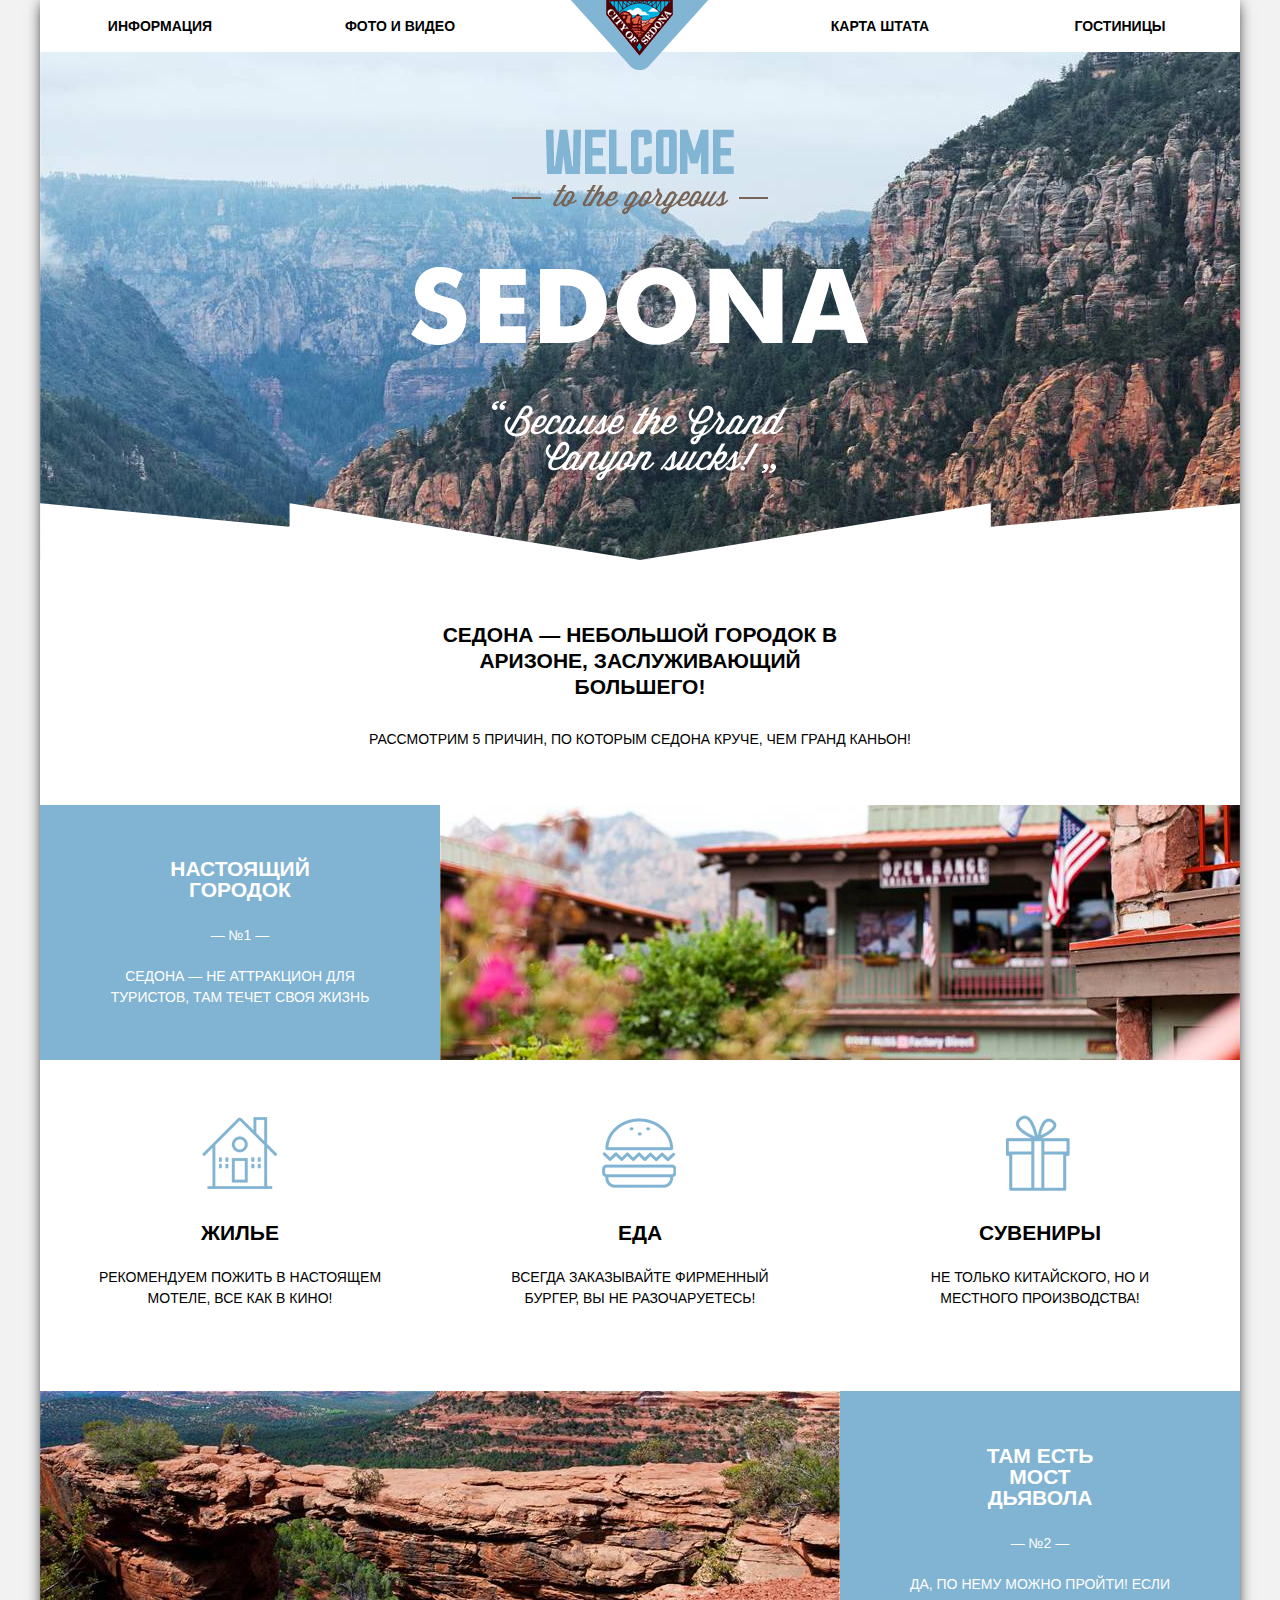
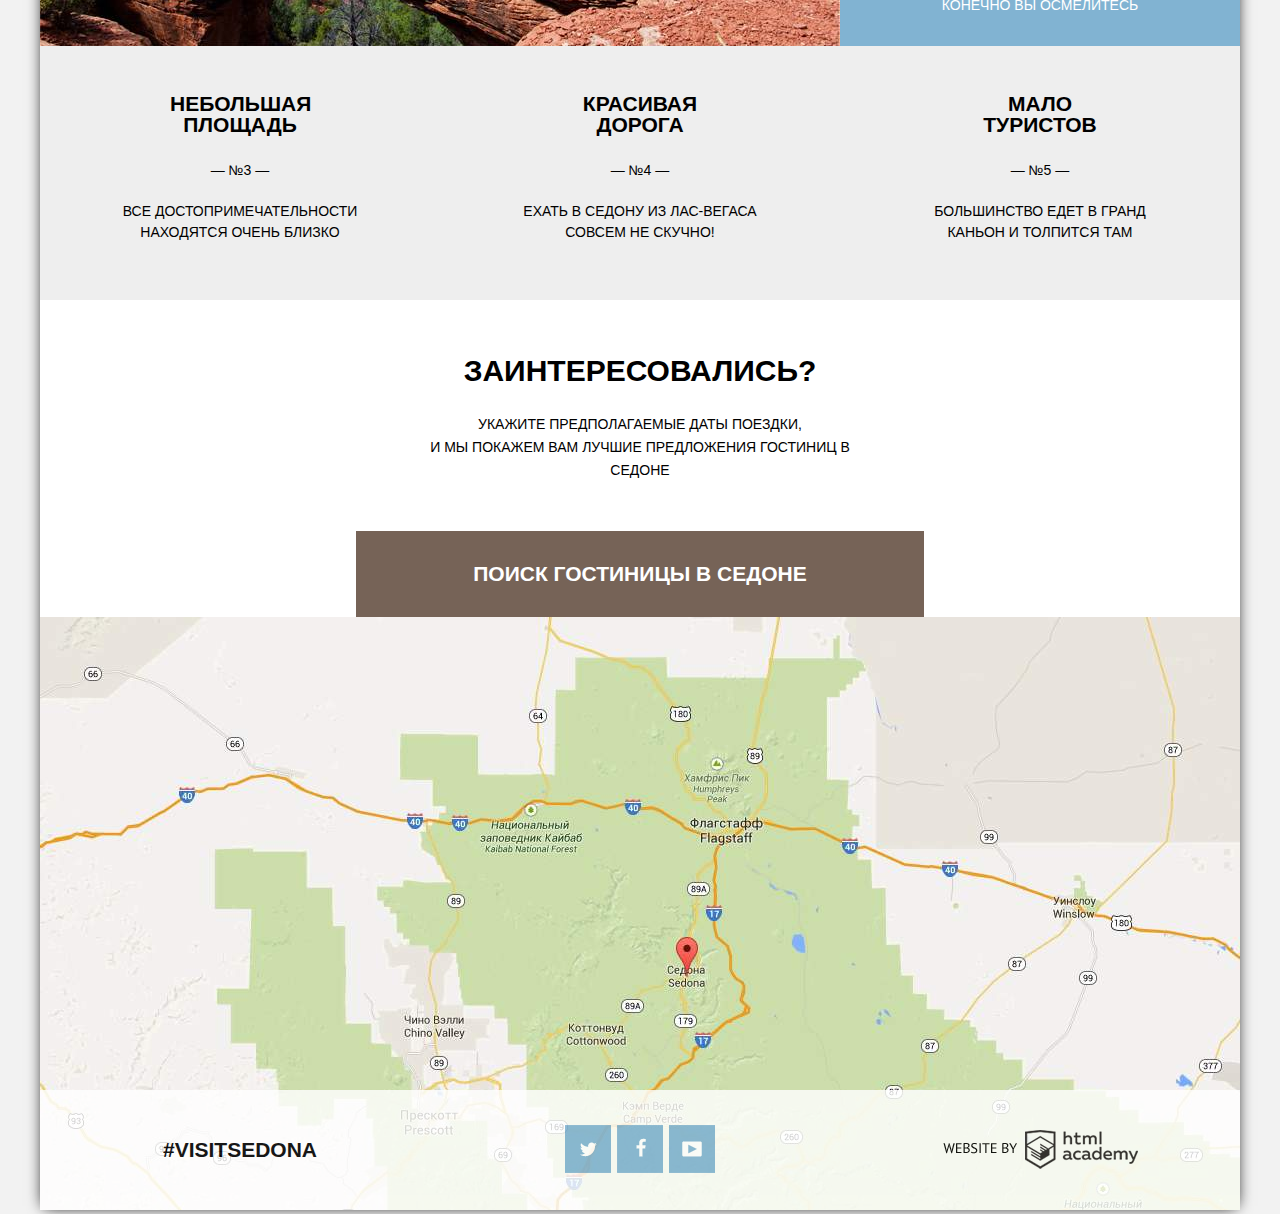
<file: index.html>
<!DOCTYPE html>
<html lang="ru">

<head>
    <meta charset="utf-8">
    <title>HTML Academy: Седона</title>
    <link rel="stylesheet" href="css/normalize.css">
    <link href="css/min_style.css" rel="stylesheet">
</head>

<body>
    <div class="shadow">
        <header>
            <nav>
                <ul>
                    <li><a href="#">ИНФОРМАЦИЯ</a>
                    </li>
                    <li><a href="#">ФОТО И ВИДЕО</a>
                    </li>
                    <li><a href="#">КАРТА ШТАТА</a>
                    </li>
                    <li><a href="hotels.html">ГОСТИНИЦЫ</a>
                    </li>
                </ul>
            </nav>
            <div class="logo"></div>
        </header>
        <section class="promo">
            <div class="block1">
                <div class="block2">
                    <div class="block3"></div>
                </div>
            </div>
        </section>
        <section class="slogan">
            <h2>СЕДОНА — небольшой городок в АРИЗОНЕ, заслуживающий большего!</h2>
            <p>Рассмотрим 5 причин, по которым Седона круче, чем гранд каньон!</p>
        </section>
        <section class="features-first">
            <div class="features-first-item">
                <h2>НАСТОЯЩИЙ ГОРОДОК</h2>
                <p>— №1 —</p>
                <p>СЕДОНА — НЕ АТтРАКЦИОН ДЛЯ ТУРИСТОВ, ТАМ ТЕЧЕТ СВОЯ ЖИЗНЬ </p>
            </div>
            <div class="features-first-img">
                <img src="img/first_photo.jpg" alt="first_photo" width="800" height="256">
            </div>
        </section>
        <section class="content">
            <div class="content-box content-house">
                <h2>Жилье</h2>
                <p>Рекомендуем пожить в настоящем мотеле, все как в кино!</p>
            </div>
            <div class="content-box content-food">
                <h2>ЕДА</h2>
                <p>Всегда заказывайте ФИРМЕННЫЙ БУРГЕР, Вы НЕ разочаруетесь!</p>
            </div>
            <div class="content-box content-suvenir">
                <h2>СУВЕНИРЫ</h2>
                <p>Не только китайского, но и местного производства!</p>
            </div>
        </section>
        <section class="features-second">
            <div class="features-second-img">
                <img src="img/second_photo.jpg" alt="second_photo" width="800" height="256">
            </div>
            <div class="features-second-item">
                <h2>ТАМ ЕСТЬ<br> Мост дьявола</h2>
                <p>— №2 —</p>
                <p>Да, по нему можно пройти! Если конечно вы осмелитесь</p>
            </div>
        </section>
        <section class="advantages">
            <div class="conteiner-clearfix">
            </div>
            <div class="features-item">
                <h2>НЕБОЛЬШАЯ ПЛОЩАДЬ</h2>
                <p>— №3 —</p>
                <p>ВСЕ достопримечательности находятся очень близко</p>
            </div>
            <div class="features-item">
                <h2>КРАСИВАЯ ДОРОГА</h2>
                <p>— №4 —</p>
                <p>ЕХАТЬ В СЕДОНУ ИЗ ЛАС-ВЕГАСА совсем НЕ СКУЧНО!</p>
            </div>
            <div class="features-item">
                <h2>МАЛО ТУРИСТОВ</h2>
                <p>— №5 —</p>
                <p>Большинство едет в гранд каньон и толпится там</p>
            </div>
        </section>
        <section class="preview-search">
            <h3>ЗАИНТЕРЕСОВАЛИСЬ?</h3>
            <p>Укажите предполагаемые даты поездки,
                <br> и мы покажем вам лучшие предложения гостиниц в седоне</p>
            <a href="form.html" class="search">ПОИСК ГОСТИНИЦЫ В седоне</a>
        </section>
        <section class="map">
            <form action="#" method="get" class="search-form">
                <div class="search-content">
                    <div class="chekin">
                        <label for="checkin">Дата заезда:</label>
                        <span class="date-span">
              <input type="text" id="checkin" class="date-input" value="24 апреля 2016">
              <label for="checkin" class="search-calendar-checkin">Date</label>
            </span>
                    </div>
                    <div class="checkout">
                        <label for="checkout" class="checkout">Дата выезда:</label>
                        <span class="date-span">
              <input type="text" id="checkout" class="date-input" value="4 июля 2016">
              <label for="checkout" class="search-calendar-checkout">Date</label>
            </span>
                    </div>
                    <div class="adults">
                        <label for="adults">Взрослые:</label>
                        <span class="input-wrapper">
              <a class="search-form-minus" href="#">Less</a>
              <input class="people-number" id="adults" type="text" pattern="[0-9]*" value="2">
              <a class="search-form-plus" href="#">More</a>
            </span>
                    </div>
                    <div class="children">
                        <label for="children" class="child">Дети:</label>
                        <span class="input-wrapper">
              <a class="search-form-minus" href="#">Less</a>
              <input class="people-number" id="children" type="text" pattern="[0-9]*" value="0">
              <a class="search-form-plus" href="#">More</a>
            </span>
                    </div>
                    <input type="submit" class="search-btn" value="Найти">
                </div>
            </form>
            <iframe src="https://www.google.com/maps/embed?pb=!1m18!1m12!1m3!1d52385.13562581703!2d-111.83015799297318!3d34.85444386542199!2m3!1f0!2f0!3f0!3m2!1i1024!2i768!4f13.1!3m3!1m2!1s0x872da132f942b00d%3A0x5548c523fa6c8efd!2z0KHQtdC00L7QvdCwLCDQkNGA0LjQt9C-0L3QsCA4NjMzNiwg0KHQqNCQ!5e0!3m2!1sru!2sru!4v1472581610636" width="1200" height="593px" frameborder="0" style="border:0" allowfullscreen></iframe>
        </section>
        <footer class="main-footer">
            <div class="footer-visit">
                <a href="#" class="title">#visitSEDONA</a>
            </div>
            <div class="footer-social">
                <a class="social-btn social-btn-twit" href="#">твитер</a>
                <a class="social-btn social-btn-fb" href="#">Фейсбук</a>
                <a class="social-btn social-btn-yt" href="#">ютуб</a>
            </div>
            <div class="footer-html">
                <a href="https://htmlacademy.ru/" class="footer-html-logo">WEBSITE by
                </a>
            </div>
        </footer>
    </div>
    <script src="js/min_script.js"></script>
</body>
</html>
</file>
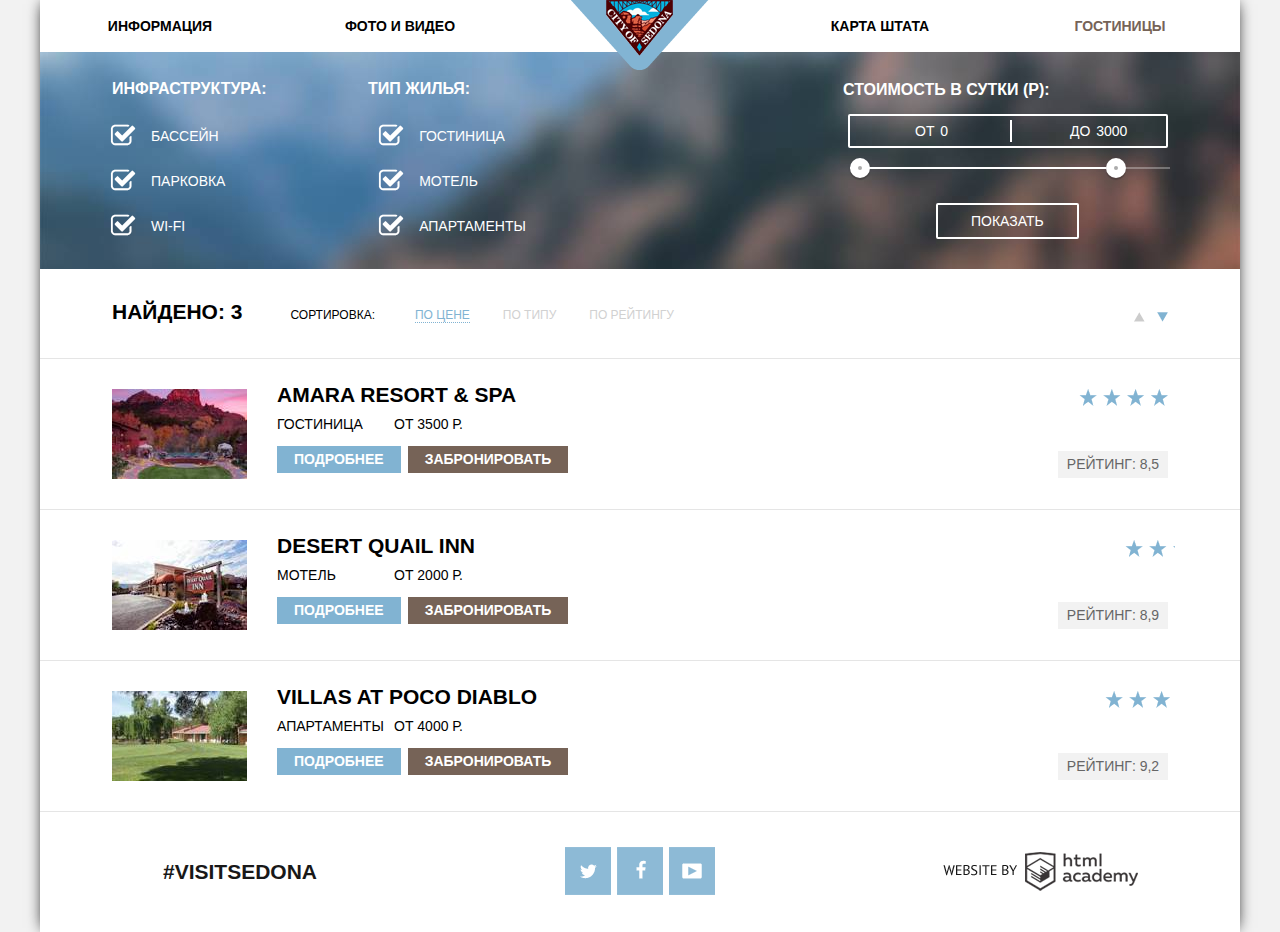
<file: hotels.html>
<!DOCTYPE html>
<html lang="ru">

<head>
    <meta charset="utf-8">
    <title>HTML Academy: Седона</title>
    <link rel="stylesheet" href="css/normalize.css">
    <link href="css/min_style.css" rel="stylesheet">
</head>

<body>
    <div class="shadow">
        <header>
            <nav>
                <ul>
                    <li><a href="#">ИНФОРМАЦИЯ</a>
                    </li>
                    <li><a href="#">ФОТО И ВИДЕО</a>
                    </li>
                    <li><a href="#">КАРТА ШТАТА</a>
                    </li>
                    <li><a class="active">ГОСТИНИЦЫ</a>
                    </li>
                </ul>
            </nav>
            <a href="index.html">
                <div class="logo"></div>
            </a>
        </header>
        <section class="setting">
            <form action="#" method="get" class="setting-category">
                <div class="setting-infra">
                    <h2>Инфраструктура:</h2>

                    <div class="setting-infra-category">
                        <ul>
                            <li>
                                <input type="checkbox" id="infrastr-1" name="pool" value="pool" checked>
                                <label for="infrastr-1">Бассейн</label>
                            </li>
                            <li>
                                <input type="checkbox" id="infrastr-2" name="parking" value="parking" checked>
                                <label for="infrastr-2">Парковка</label>
                            </li>
                            <li>
                                <input type="checkbox" id="infrastr-3" name="wi-fi" value="wi-fi" checked>
                                <label for="infrastr-3">Wi-Fi</label>
                            </li>
                        </ul>
                    </div>
                </div>
                <div class="setting-filter">
                    <h2>Тип жилья:</h2>
                    <div class="setting-filter-category">
                        <ul>
                            <li>
                                <input type="checkbox" id="type-1" name="hotel" value="hotel" checked>
                                <label for="type-1">Гостиница</label>
                            </li>
                            <li>
                                <input type="checkbox" id="type-2" name="motel" value="motel" checked>
                                <label for="type-2">Мотель</label>
                            </li>
                            <li>
                                <input type="checkbox" id="type-3" name="apartments" value="apartments" checked>
                                <label for="type-3">Апартаменты</label>
                            </li>
                        </ul>
                    </div>
                </div>
                <div class="filter-range">
                    <div class="filter-range-title">Стоимость в сутки (р):</div>
                    <div class="price-controls">
                        <label class="min-price">от
                            <input type="text" name="min-price" value="0">
                        </label>
                        <label class="max-price">до
                            <input type="text" name="max-price" value="3000">
                        </label>
                    </div>
                    <div class="range-controls">
                        <div class="scale">
                            <div class="bar"></div>
                        </div>
                        <div class="range-toggle range-toggle-min"></div>
                        <div class="range-toggle range-toggle-max"></div>
                    </div>
                    <button class="btn-transparent" type="submit">Показать</button>
                </div>
            </form>

        </section>
        <section class="sorting">
            <h3>Найдено: 3</h3>
            <ul>
                <li class="sorting-value-name">СОРТИРОВКА:
                </li>
                <li><span class="pushed">ПО ЦЕНЕ</span>
                </li>
                <li><a class="sorting-type" href="#">ПО ТИПУ</a>
                </li>
                <li><a class="sorting-type" href="#">ПО РЕЙТИНГУ</a>
                </li>
            </ul>
            <div class="sorting-controls">
                <a class="arrow-ascending" href="#"></a>
                <a class="arrow-descending down-active" href="#"></a>
            </div>
        </section>
        <article class="option">
            <div class="option-img">
                <img src="img/amara.jpg" alt="amara" width="135" height="90">
            </div>
            <div class="option-description">
                <a href="#" class="place">Amara Resort & Spa</a>
                <div class="option-text">
                    <p class="item-description">Гостиница</p>
                    <p>ОТ 3500 Р.</p>
                </div>
                <div class="option-btn">
                    <a href="#" class="info">ПОДРОБНЕЕ</a>
                    <a href="#" class="block">ЗАБРОНИРОВАТЬ</a> </div>
            </div>
            <div class="option-rating">
                <span class="stars"></span>
                <span class="rate">Рейтинг: 8,5
            </span>
            </div>
        </article>
        <article class="option">
            <div class="option-img">
                <img src="img/dezert.jpg" alt="dezert" width="135" height="90">
            </div>
            <div class="option-description">
                <a href="#" class="place">Desert Quail Inn</a>
                <div class="option-text">
                    <p class="item-description">Мотель</p>
                    <p>ОТ 2000 Р.</p>
                </div>
                <div class="option-btn">
                    <a href="#" class="info">ПОДРОБНЕЕ</a>
                    <a href="#" class="block">ЗАБРОНИРОВАТЬ</a> </div>
            </div>
            <div class="option-rating">
                <span class="stars stars-dezert"></span>
                <span class="rate">Рейтинг: 8,9
            </span>
            </div>
        </article>
        <article class="option">
            <div class="option-img">
                <img src="img/villas.jpg" alt="villas" width="135" height="90">
            </div>
            <div class="option-description">
                <a href="#" class="place">Villas at Poco Diablo</a>
                <div class="option-text">
                    <p class="item-description">Апартаменты</p>
                    <p>ОТ 4000 Р.</p>
                </div>
                <div class="option-btn">
                    <a href="#" class="info">ПОДРОБНЕЕ</a>
                    <a href="#" class="block">ЗАБРОНИРОВАТЬ</a> </div>
            </div>
            <div class="option-rating">
                <span class="stars stars-villas"></span>
                <span class="rate">Рейтинг: 9,2
            </span>
            </div>
        </article>
        <footer>
            <div class="footer-visit">
                <a href="#" class="title">#visitSEDONA</a>
            </div>
            <div class="footer-social">
                <a class="social-btn social-btn-twit" href="#">твитер</a>
                <a class="social-btn social-btn-fb" href="#">Фейсбук</a>
                <a class="social-btn social-btn-yt" href="#">ютуб</a>
            </div>
            <div class="footer-html">
                <a href="https://htmlacademy.ru/" class="footer-html-logo">WEBSITE by
                </a>
            </div>
        </footer>
    </div>
</body>
</html>
</file>
<file: css/min_style.css>
body{    font-family:"PT Sans","Arial",serif;    width:1200px;    height:auto;    margin-left:auto;    margin-right:auto;    background-color:#f2f2f2;    box-shadow:0px 0px 15px -4px rgba(0,1,1,1)}img{    max-width:100%;    height:auto}.shadow{    display:inline-block;    vertical-align:top;    min-width:786px;    max-width:1200px;    width:100%;    background-color:#fff;    box-shadow:0 0 15px -5px rgba(0,0,0,.2)}header{    display:block;    float:left}nav{    display:block;    float:left;    width:1200px;    background-color:white}nav ul{    padding-left:0px;    font-size:0px}nav li{    display:inline-block;    font-size:14px;    font-weight:bold;    width:240px;    vertical-align:center;    margin-right:0px;    padding-top:18px;    padding-bottom:18px;    text-align:center}nav li:nth-child(2){    margin-right:240px}.active{    color:#766357}.active:hover{    color:#8a7d75}.active:active{    color:#d6d0cc}nav a{    text-decoration:none;    color:black}nav a:hover{    color:#89b8d5}nav a:active{    color:#c7c7c7}.logo{    width:138px;    height:70px;    background:url(../img/logo.png) no-repeat;    position:absolute;    top:0;    left:50%;    margin-left:-69px}.promo{    display:block;    float:left;    overflow:hidden}.block1{    width:1200px;    height:509px;    background:#2c4550 url(../img/background_photo.jpg) no-repeat}.block2{    border:0px;    width:1200px;    height:509px;    background:url(../img/promo.png) no-repeat}.block3{    border:0px;    width:1200px;    height:509px;    background:url(../img/white_shapes.png) no-repeat}.slogan{    margin-top:-1px;    display:block;    float:left;    width:1200px;    background-color:white;    padding-top:45px;    padding-bottom:50px}.slogan h2{    display:block;    padding-left:380px;    padding-right:380px;    margin-bottom:26px;    font-size:21px;    font-weight:bold;    color:black;    text-align:center;    line-height:26px;    text-transform:uppercase;    overflow:hidden}.slogan p{    display:block;    font-size:14px;    font-weight:normal;   ;    color:black;    text-align:center;    line-height:26px;    text-transform:uppercase}.features-first{    width:1200px;    display:block;    float:left;    background-color:#81b3d2;    margin-top:-11px}.features-first-item{    display:block;    float:left;    width:400px}.features-first-img{    display:block;    float:left}.features-first-item h2{    display:block;    padding-top:35px;    padding-left:120px;    padding-right:120px;    font-size:21px;    font-weight:bold;    color:white;    text-align:center;    line-height:21px;    text-transform:uppercase;    margin-bottom:25px}.features-first-item p{    display:block;    padding-left:55px;    padding-right:55px;    font-size:14px;    line-height:21px;    font-weight:normal;    color:white;    text-align:center;    text-transform:uppercase;    margin-bottom:20px}.content{    display:block;    float:left;    width:1200px;    background-color:white;    margin-top:-5px}.content::before{    content:"";    width:870;    height:76;    position:absolute;    top:-50px;    left:50%;    background:red}.content-box{    display:block;    padding-top:68px;    float:left;    width:400px}.content-house h2:before{    display:block;    position:relative;    top:-29px;    left:162px;    content:"";    width:75px;    height:76px;    background:url("../img/spritesheet_icons.png") no-repeat;    background-position:-80px -2px}.content-food h2:before{    display:block;    position:relative;    top:-28px;    left:162px;    content:"";    width:74px;    height:76px;    background:url("../img/spritesheet_icons.png") no-repeat;    background-position:-2px -2px}.content-suvenir h2:before{    display:block;    position:relative;    top:-31px;    left:166px;    content:"";    width:64px;    height:76px;    background:url("../img/spritesheet_icons.png") no-repeat;    background-position:-159px -2px}.content h2{    display:block;    font-size:21px;    font-weight:bold;    color:black;    text-align:center;    line-height:21px;    text-transform:uppercase;    margin-bottom:24px}.content p{    display:block;    padding-left:50px;    padding-right:50px;    font-size:14px;    line-height:21px;    font-weight:normal;    color:black;    text-align:center;    text-transform:uppercase;    margin-bottom:83px}.features-second{    width:1200px;    display:block;    float:left;    background-color:#81b3d2;    margin-top:-1px;    margin-bottom:-5px}.features-second-img{    background-color:#434828;    display:block;    float:left}.features-second-item{    display:block;    float:left;    width:400px;    padding-top:20px}.features-second-item h2{    display:block;    padding-top:17px;    padding-left:123px;    padding-right:123px;    font-size:21px;    font-weight:bold;    color:white;    text-align:center;    line-height:21px;    text-transform:uppercase;    margin-bottom:25px}.features-second-item p{    display:block;    padding-left:40px;    padding-right:40px;    font-size:14px;    line-height:21px;    font-weight:normal;    color:white;    text-align:center;    text-transform:uppercase;    margin-bottom:20px}.advantages{    display:block;    float:left;    background-color:#eee;    width:1200px}.features-item{    width:400px;    float:left;    padding-top:25px;    padding-bottom:37px}.features-item h2{    display:block;    padding-top:5px;    padding-left:130px;    padding-right:130px;    font-size:21px;    font-weight:bold;    color:black;    text-align:center;    line-height:21px;    text-transform:uppercase;    margin-bottom:25px}.features-item p{    display:block;    padding-left:70px;    padding-right:70px;    font-size:14px;    line-height:21px;    font-weight:normal;    color:black;    text-align:center;    text-transform:uppercase;    margin-bottom:20px}.preview-search{    display:block;    float:left;    width:1200px;    background:white;    padding-top:30px}.preview-search h3{    font-size:30px;    text-align:center;    font-weight:bold;    color:black;    line-height:21px;    text-transform:uppercase;    margin-bottom:32px}.preview-search p{    font-size:14px;    line-height:23px;    font-weight:normal;    color:black;    text-align:center;    text-transform:uppercase;    margin-bottom:49px;    padding-left:365px;    padding-right:365px;    display:block}.search{    font-size:21px;    font-weight:bold;    text-align:center;    color:white;    text-transform:uppercase;    display:block;    text-decoration:none;    margin-left:auto;    margin-right:auto;    width:568px;    line-height:86px;    background-color:#766357}.map{    display:block;    float:left;    width:1200px;    height:593px;    background:url("../img/map.jpg") no-repeat;    z-index:0;    background-color:#acc47d}footer{    display:block;    float:right;    width:1200px;    background:white;    opacity:0.9}.main-footer{    margin-top:-120px;    background:rgba(255,255,255,0.9)}.footer-visit{    width:400px;    float:left;    display:block}.title{    display:block;    font-size:21px;    font-weight:bold;    color:black;    line-height:120px;    text-align:center;    text-transform:uppercase;    text-decoration:none}.footer-social{    display:block;    float:left;    width:400px;    text-align:center;    margin-right:2px;    margin-top:2px}.social-btn{    display:inline-block;    width:48px;    height:48px;    margin:0 1px;    background:#000;    margin-top:33px;    font-size:0;    vertical-align:top;    text-decoration:none}.social-btn-twit{    width:46px;    height:48px;    background:#f2f2f2 url("../img/spritesheet.png");    background-position:-153px -2px}.social-btn-twit:hover{    background-position:-203px -2px}.social-btn-twit:active{    background-position:-253px -2px}.social-btn-yt{    width:46px;    height:48px;    background:#f2f2f2 url("../img/spritesheet.png");    background-position:-471px -2px}.social-btn-yt:hover{    background-position:-521px -2px}.social-btn-yt:active{    background-position:-571px -2px}.social-btn-fb{    width:46px;    height:48px;    background:#f2f2f2 url("../img/spritesheet.png");    background-position:-318px -2px}.social-btn-fb:hover{    background-position:-369px -2px}.social-btn-fb:active{    background-position:-420px -2px}.footer-html{    width:400px;    display:block;    float:right;    text-align:center}.footer-html-logo{    display:inline-block;    width:195px;    height:39px;    background:url("../img/spritesheet.png");    background-position:-621px -2px;    margin-top:-43px;    font-size:0;    vertical-align:top;    text-decoration:none}.footer-html-logo:hover{    width:195px;    height:39px;    background-position:-820px -2px}.footer-html-logo:active{    background-position:-1019px -2px}.setting{    width:1200px;    height:217px;    float:left;    display:block;    background:#2e3e6d url(../img/hotels_background.jpg) no-repeat}.setting-infra{    display:block;    float:left;    width:218px;    padding-left:72px;    margin-right:38px}.setting h2{    font-size:16px;    font-weight:bold;    color:white;    text-transform:uppercase;    display:block;    float:left;    margin-top:28px}.setting-infra-category{    display:block;    float:left;    margin-left:35px;    margin-top:-57px}.setting-filter{    display:block;    float:left;    width:250px}.setting-filter-category{    display:block;    float:left;    margin-left:-55px;    margin-top:2px}.setting label{    font-size:14px;    font-weight:normal;    color:white;    text-transform:uppercase}.setting ul{    font-size:0px;    display:block;    float:left;    margin-left:-40px;    margin-top:50px}.setting li{    display:block;    margin-bottom:25px;    margin-top:20px;    margin-left:-37px}input[type="checkbox"]{    display:none}input[type="checkbox"]+label{    cursor:pointer}input[type="checkbox"]+label::before{    content:"";    display:inline-block;    vertical-align:center;    height:22px;    width:26px;    margin:0 15px -5px 0;    background-image:url("../img/spritesheet_check.png");    background-repeat:no-repeat;    background-position:-2px -2px}input[type="checkbox"]+label:hover{    background-position:-28px -2px}input[type="checkbox"]:checked+label::before{    background-position:-80px -2px}input[type="checkbox"]:checked+label:hover{    background-position:-110px -2px}input[type="checkbox"]:disabled+label::before{    background-position:-54px -2px}input[type="checkbox"]:checked:disabled+label::before{    background-position:-140px -2px}.filter-range{    display:block;    float:right;    width:320px;    margin-right:72px;    margin-top:33px;    color:#fff;    text-transform:uppercase}.filter-range-title{    margin-left:-5px;    margin-bottom:10px}.filter-range-title{    margin-bottom:9px;    font-weight:600;    font-size:16px;    line-height:10px}.price-controls{    position:relative;    height:30px;    top:10px;    font-size:0;    border:2px solid #fff;    border-radius:2px;    margin-bottom:20px}.price-controls::after{    content:"";    position:absolute;    top:50%;    left:51%;    width:2px;    height:22px;    background:#fff;    transform:translate(-50%,-50%)}.price-controls label{    display:inline-block;    vertical-align:middle;    font-size:14px;    line-height:29px;    cursor:pointer}.price-controls .min-price,.price-controls .max-price{    width:90px;    padding-left:65px}.price-controls input{    width:50px;    margin-top:30;    color:inherit;    font:inherit;    background:none;    border:none;    outline:none}.range-controls{    display:block;    position:relative;    top:9px;    left:2px}.range-controls .scale{    height:2px;    background:rgba(255,255,255,0.3)}.range-controls .bar{    width:80%;    height:2px;    background:#fff}.range-toggle{    position:absolute;    top:-9px;    width:4px;    height:4px;    background:#ababab;    border:8px solid #fff;    border-radius:50%;    box-shadow:0 2px 1px 0 rgba(0,1,1,0.2);    cursor:pointer}.range-toggle:hover{    background:#1c4f80}.range-toggle-min{    left:0}.range-toggle-max{    left:80%}.btn-transparent{    display:block;    margin:0 auto;    padding:6px 33px;    margin-top:43px;    margin-left:88px;    font-size:14px;    line-height:20px;    color:#fff;    text-transform:uppercase;    background:transparent;    border:2px solid #fff;    border-radius:2px;    outline:none;    cursor:pointer}.btn-transparent:hover{    color:#000;    background:#fff}.sorting{    display:block;    float:left;    width:1200px;    background-color:white;    border-bottom:1px solid #e5e5e5;    box-sizing:border-box;    padding-left:72px}.sorting h3{    font-size:21px;    font-weight:bold;    color:black;    text-transform:uppercase;    display:block;    float:left;    padding-top:10px;    margin-right:48px}.sorting ul{    font-size:0px}.sorting .pushed{    display:inline;    color:#81b3d2;    border-bottom:1px dotted #81b3d2}.sorting li{    display:inline-block;    float:left;    font-size:12px;    font-weight:normal;    vertical-align:center;    margin-right:40px;    text-align:center;    line-height:86px;    padding-top:3px}.sorting li:nth-child(2){    margin-right:33px}.sorting li:nth-child(3){    margin-right:33px}.sorting .sorting-type{    color:#d1d1d1;    text-decoration:none}.sorting-controls{    box-sizing:inherit;    display:block;    float:right}.sorting .sorting-type:hover{    color:#81b3d2;    border-bottom:1px dotted #81b3d2}.sorting .sorting-type:active{    color:black;    text-decoration:none;    border-bottom:0px}.sorting-controls{    display:block;    float:right;    font-size:0;    margin-right:72px;    padding-top:43px}.arrow-ascending{    display:inline-block;    vertical-align:top;    font-size:0;    width:11px;    height:10px;    background:url("../img/spritesheet.png") no-repeat;    background-position:-2px -2px;    margin-right:12px;    text-decoration:none;    border-bottom:0px}.arrow-ascending:hover{    background-position:-1218px -2px;    text-decoration:none;    border-bottom:0px}.arrow-ascending:active{    background-position:-1248px -2px;    text-decoration:none;    border-bottom:0px}.arrow-descending{    display:inline-block;    vertical-align:top;    font-size:0;    width:11px;    height:10px;    background:url("../img/spritesheet.png") no-repeat;    background-position:-303px -2px;    text-decoration:none;    border-bottom:0px;    text-decoration:none}.arrow-descending:hover{    background-position:-1233px -2px;    text-decoration:none;    border-bottom:0px}.arrow-descending:active{    background-position:-1263px -2px;    text-decoration:none;    border-bottom:0px}.sorting-controls .down-active{    background-position:-1263px -2px;    text-decoration:none;    border-bottom:0px}.option{    display:block;    float:left;    width:1200px;    border-bottom:1px solid #e5e5e5;    background:white;    padding-top:30px;    padding-bottom:20px;    text-align:left}.option-img{    width:135px;    height:90px;    margin-left:72px;    display:block;    float:left;    margin-right:30px;    margin-bottom:10px;    background-color:#f2f2f2}.option-description{    width:363px;    display:block;    float:left;    margin-top:-6px}.place{    display:block;    float:left;    font-size:21px;    text-decoration:none;    text-transform:uppercase;    font-weight:bold;    color:black;    margin-right:100px;    margin-bottom:-5px}.place:hover{    color:#81b3d2}.place:active{    color:#cacaca}.option-text{    display:block;    float:left}.option-btn{    display:block;    float:left}.option-description p{    display:block;    float:left;    font-size:14px;    text-transform:uppercase;    font-weight:normal;    color:black;    width:110px;    margin-right:7px}.item-description{    max-width:70%}.info{    display:inline-block;    vertical-align:top;    float:left;    padding-left:17px;    padding-right:17px;    background:#81b3d2;    font-size:14px;    font-weight:bold;    text-transform:uppercase;    text-align:center;    line-height:27px;    color:white;    text-decoration:none;    margin-right:7px}.info:hover{    background:#669ec0}.info:active{    color:#88b6d1;    background:#669ec0}.block{    display:inline-block;    vertical-align:top;    float:left;    padding-left:17px;    padding-right:17px;    background:#766357;    font-size:14px;    font-weight:bold;    text-transform:uppercase;    text-align:center;    line-height:27px;    color:white;    text-decoration:none}.block:hover{    background:#604e43}.block:active{    color:#857871;    background:#604e43}.option-rating{    display:block;    float:right;    width:200px}.option-rating .stars{    display:inline-block;    vertical-align:top;    float:right;    width:89px;    height:17px;    background:url("../img/spritesheet.png") no-repeat;    background-position:-1278px -2px;    margin-bottom:45px;    margin-right:72px}.option-rating .rate{    display:block;    float:right;    font-size:14px;    font-weight:normal;    color:#666;    background-color:#f2f2f2;    width:110px;    line-height:27px;    text-align:center;    text-transform:uppercase;    margin-right:72px}.option-rating .stars-villas{    width:70px;    margin-right:65px}.option-rating .stars-dezert{    width:50px;    margin-right:65px}.search-content{    display:none;    width:568px;    background-color:white;    position:absolute;    left:50%;    transform:translateX(-50%);    padding-top:65px;    padding-bottom:7px;    box-shadow:0 7px 15px 0 rgba(0,1,1,0.15)}.search-content label{    font-family:"PT Sans","Arial",serif;    font-size:14px;    font-weight:bold;    text-transform:uppercase;    color:black;    display:block;    float:left;    margin-right:22px;    margin-left:57px}.date-span{    display:block;    float:left}.date-span input{    background-color:#f2f2f2;    border:1px solid #ebebeb;    width:324px;    font-family:"PT Sans","Arial",serif;    font-size:14px;    font-weight:bold;    text-transform:uppercase;    color:black;    padding:8px;    padding-left:15px;    display:block;    float:right;    margin-top:-10px;    margin-bottom:40px}.date-span input:hover{    background-color:#ebebeb}.date-span input:focus{    background-color:white;    outline:none;    border:1px solid #ebebeb}.search-content .checkout{    margin-right:18px}.search-content .search-calendar-checkout{    width:21px;    height:22px;    background:url("../img/spritesheet.png") no-repeat;    background-position:-78px -2px;    position:absolute;    top:32.5%;    right:41px;    font-size:0;    cursor:pointer}.search-content .search-calendar-checkout:hover{    background-position:-103px -2px}.search-content .search-calendar-checkout:active{    background-position:-128px -2px}.search-content .search-calendar-checkin{    width:21px;    height:22px;    background:url("../img/spritesheet.png") no-repeat;    background-position:-78px -2px;    position:absolute;    top:15.7%;    right:41px;    font-size:0;    cursor:pointer}.search-content .search-calendar-checkin:hover{    background-position:-103px -2px}.search-content .search-calendar-checkin:active{    background-position:-128px -2px}.search-content .input-wrapper{    display:block;    float:left;    background-color:#f2f2f2;    margin-bottom:18px}.adults label{    display:block;    float:left;    margin-top:1px;    padding-left:-1px;    margin-right:40px}.children label{    display:block;    float:left;    margin-top:1px;    margin-right:23px}.adults .input-wrapper{    display:block;    float:left;    margin-top:-7px}.adults .input-wrapper:hover{    background-color:#ebebeb}.children .input-wrapper{    display:block;    float:left;    margin-top:-7px}.children .input-wrapper:hover{    background-color:#ebebeb}.adults input{    display:block;    float:left;    background-color:transparent;    border:0px;    margin-top:10px;    width:45px;    font-size:14px;    font-weight:bold;    text-transform:uppercase;    text-align:center;    color:black;    margin-top:1px;    padding-bottom:10px;    padding-top:10px}.adults .search-form-plus{    display:block;    float:left;    background-color:#f2f2f2;    font-size:0px;    margin-left:12px;    margin-top:14px;    margin-right:13px;    margin-left:8px;    width:11px;    height:11px;    background:url("../img/spritesheet.png") no-repeat;    background-position:-33px -2px}.adults .search-form-plus:hover{    background-position:-48px -2px}.children .search-form-plus:hover{    background-position:-48px -2px}.adults .search-form-plus:active{    background-position:-63px -2px}.children .search-form-plus:active{    background-position:-63px -2px}.adults .search-form-minus:hover{    background-position:-1387px -2px}.children .search-form-minus:hover{    background-position:-1387px -2px}.adults .search-form-minus:active{    background-position:-17px -2px}.children .search-form-minus:active{    background-position:-17px -2px}.adults .search-form-minus{    display:block;    float:left;    background-color:#f2f2f2;    font-size:0px;    margin-left:12px;    margin-top:17px;    margin-right:12px;    width:12px;    height:3px;    background:url("../img/spritesheet.png") no-repeat;    background-position:-1371px -2px}.children input{    display:block;    float:left;    background-color:transparent;    border:0px;    margin-top:10px;    width:45px;    font-size:14px;    font-weight:bold;    text-transform:uppercase;    text-align:center;    color:black;    margin-top:1px;    padding-bottom:10px;    padding-top:10px}.children .search-form-plus{    display:block;    float:left;    background-color:#f2f2f2;    font-size:0px;    margin-left:12px;    margin-top:14px;    margin-right:13px;    margin-left:8px;    width:11px;    height:11px;    background:url("../img/spritesheet.png") no-repeat;    background-position:-33px -2px}.children .search-form-minus{    display:block;    float:left;    background-color:#f2f2f2;    font-size:0px;    margin-left:12px;    margin-top:17px;    margin-right:12px;    width:12px;    height:3px;    background:url("../img/spritesheet.png") no-repeat; background-position:-1371px -2px}.search-content .search-btn{ display:block; float:right; width:458px; margin-left:55px; margin-right:55px; margin-top:37px; height:58px; font-size:21px; font-weight:bold; text-transform:uppercase; color:white; border:0px; background-color:#81b3d2; margin-bottom:50px}.search-content .search-btn:hover{ background-color:#669ec0}.search-content .search-btn:active{ background-color:#5496bd; color:#88b6d1}@-webkit-keyframes move{ 0%{ -webkit-transform:translateY(0px) currentColor; translateX(-50%); transform:translateY(0px) currentColor; translateX(-50%); opacity:0.2} 50%{ -webkit-transform:translateY(100px) translateX(-50%); transform:translateY(100px) translateX(-50%)} 100%{ -webkit-transform:translateY(0px)translateX(-50%); transform:translateY(0px)translateX(-50%)}}@keyframes move{ 0%{ -webkit-transform:translateY(0px) currentColor; translateX(-50%); transform:translateY(0px) currentColor; translateX(-50%); opacity:0.2} 50%{ -webkit-transform:translateY(100px) translateX(-50%); transform:translateY(100px) translateX(-50%)} 100%{ -webkit-transform:translateY(0px)translateX(-50%); transform:translateY(0px)translateX(-50%)}}.search-content-show{ display:block; -webkit-animation-name:move; animation-name:move; -webkit-animation-duration:1s; animation-duration:1s; -webkit-animation-timing-function:ease-in; animation-timing-function:ease-in}
</file>
